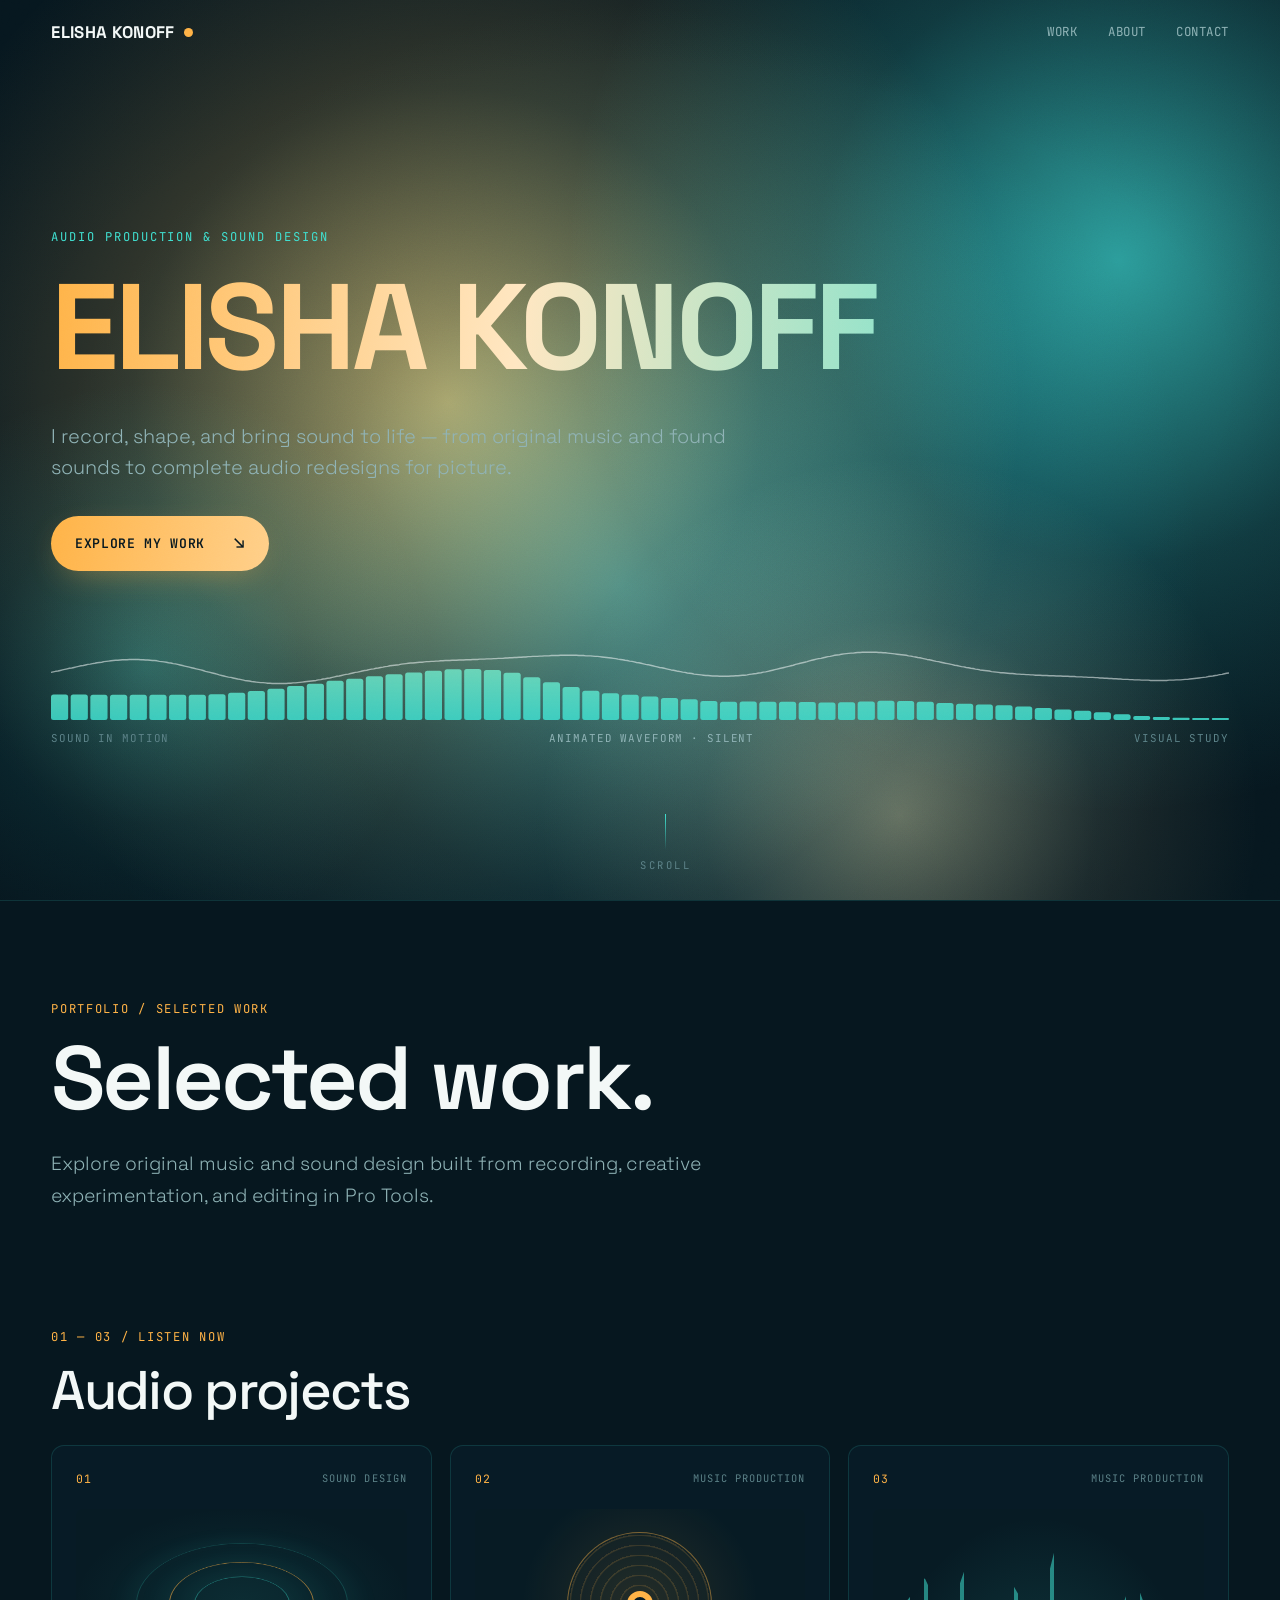
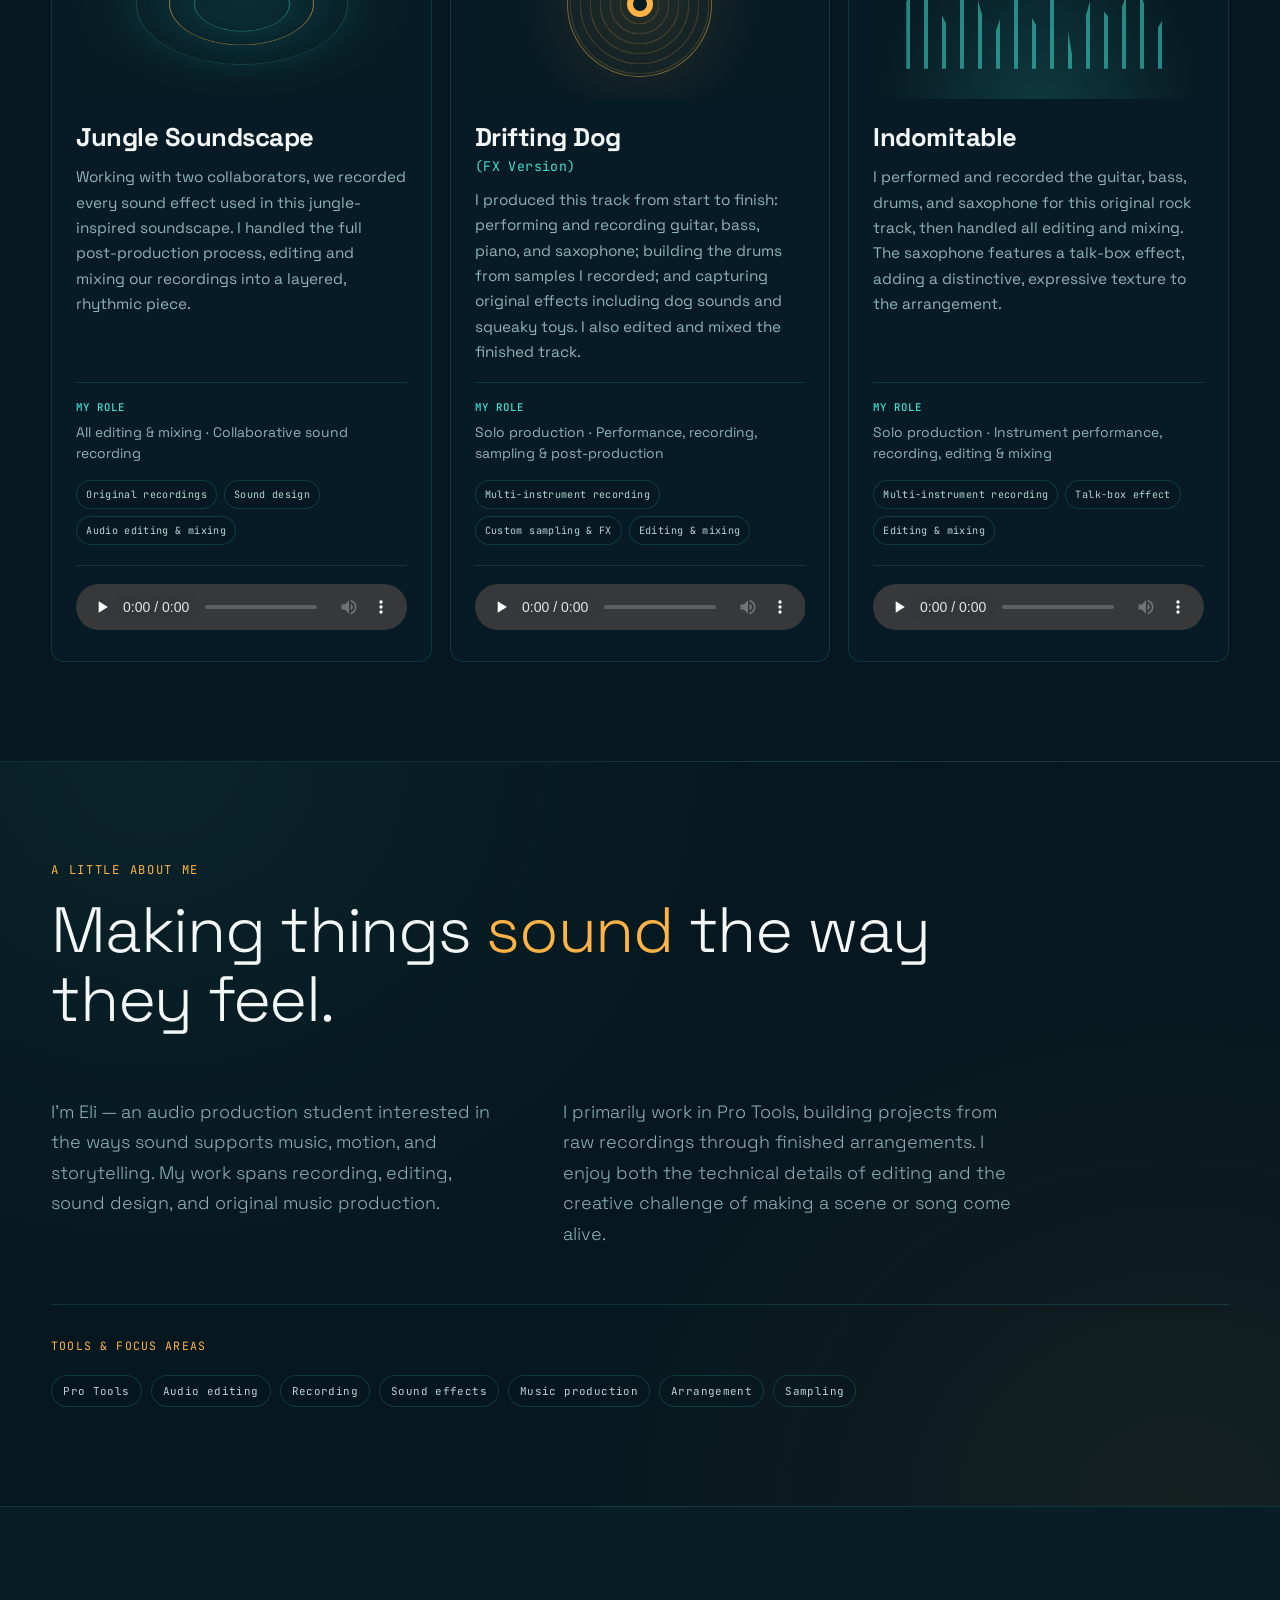
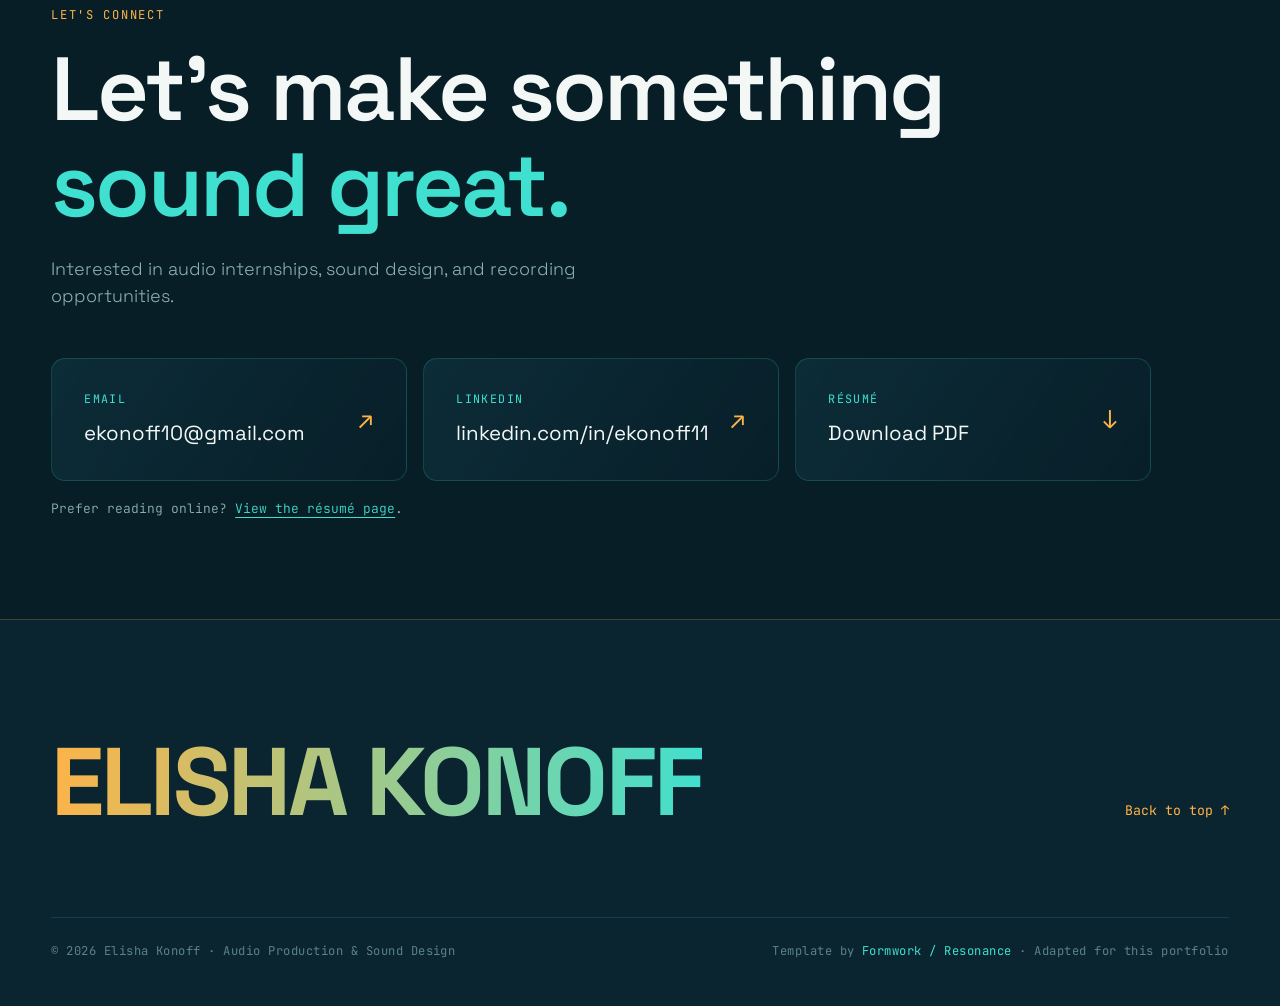
<file: index.html>
<!doctype html>
<html lang="en">
<head>
<meta charset="utf-8" />
<meta name="viewport" content="width=device-width, initial-scale=1" />
<script>document.documentElement.classList.add('js')</script>
<title>Elisha Konoff | Audio Production &amp; Sound Design</title>
<meta name="description" content="Elisha Konoff — audio production, sound design, recording, editing, and creative sound portfolio." />
<meta name="theme-color" content="#06171f" />
<meta property="og:title" content="Elisha Konoff | Audio Production &amp; Sound Design" />
<meta property="og:description" content="Audio production, sound design, recording, editing, and creative sound." />
<link rel="preconnect" href="https://fonts.googleapis.com" />
<link rel="preconnect" href="https://fonts.gstatic.com" crossorigin />
<link href="https://fonts.googleapis.com/css2?family=Space+Grotesk:wght@300;400;500;600;700&family=JetBrains+Mono:wght@400;500&display=swap" rel="stylesheet" />
<link rel="stylesheet" href="./styles.css" />
</head>
<body>
<div class="grain" aria-hidden="true"></div>
<div class="cursor" aria-hidden="true"></div>

<header class="nav">
  <a class="brand" href="./" aria-label="Elisha Konoff — home">
    ELISHA KONOFF<span class="brand-mark" aria-hidden="true"></span>
  </a>
  <nav class="nav-links" aria-label="Primary">
    <a href="#work">Work</a>
    <a href="#about">About</a>
    <a href="#contact">Contact</a>
  </nav>
</header>

<main>
  <section class="hero" id="top">
    <canvas id="mesh" class="mesh" aria-hidden="true"></canvas>
    <div class="hero-inner">
      <p class="eyebrow reveal">Audio Production &amp; Sound Design</p>
      <h1 class="hero-title"><span class="line"><span class="grad">ELISHA KONOFF</span></span></h1>
      <p class="hero-sub reveal">I record, shape, and bring sound to life — from original music and found sounds to complete audio redesigns for picture.</p>
      <a class="hero-link reveal" href="#work">Explore my work <span aria-hidden="true">↘</span></a>

      <canvas id="bars" class="bars" aria-hidden="true"></canvas>
      <p class="viz-caption" aria-hidden="true">
        <span>Sound in motion</span><span>animated waveform · silent</span><span>Visual study</span>
      </p>
    </div>
    <div class="scroll-cue reveal" aria-hidden="true"><span></span>scroll</div>
  </section>


  <section id="work" class="portfolio-work">
    <div class="section-head">
      <p class="kicker">Portfolio / selected work</p>
      <h2 class="reveal">Selected work.</h2>
      <p class="section-intro reveal">Explore original music and sound design built from recording, creative experimentation, and editing in Pro Tools.</p>
    </div>

    <article class="feature-card featured-video" id="regular-show-project" hidden aria-labelledby="regular-show-title">
      <div class="feature-copy">
        <div class="feature-meta">
          <span class="feature-number">01 / FEATURED SOUND DESIGN</span>
          <span class="status-pill">Student project</span>
        </div>
        <h3 id="regular-show-title">Regular Show <span>— Sound Redesign</span></h3>
        <p class="feature-description">For this complete audio redesign of a <em>Regular Show</em> scene, my collaborator and I performed new character voiceovers and used a combination of self-recorded sounds and effects from an existing library. I handled all editing and mixing in post-production, and also contributed to recording effects and voice performances.</p>
        <div class="feature-role"><strong>My role</strong><span>All post-production editing &amp; mixing · Collaborative sound recording &amp; voice acting</span></div>
        <div class="project-tags">
          <span>Dialogue performance</span><span>Original &amp; library sound effects</span><span>Editing to picture</span><span>Mixing</span>
        </div>
        <p class="feature-note">Student sound redesign · Independent portfolio exercise, not affiliated with the show's creators.</p>
      </div>
      <div class="video-slot video-ready" id="regular-show-video">
        <video id="regular-show-player" controls playsinline preload="metadata" aria-label="Regular Show student sound redesign">
          <source src="./regular-show.mp4" type="video/mp4">
          Your browser does not support embedded video. <a href="./regular-show.mp4">Open the video.</a>
        </video>
      </div>
    </article>

    <div class="projects-heading">
      <p class="kicker">01 — 03 / Listen now</p>
      <h3>Audio projects</h3>
    </div>
    <div class="project-grid">
      <article class="project-card reveal">
        <div class="project-top"><span class="project-index">01</span><span class="project-type">SOUND DESIGN</span></div>
        <div class="project-art soundscape-art" aria-hidden="true"><span class="art-wave"></span><span class="art-wave"></span><span class="art-wave"></span></div>
        <h4>Jungle Soundscape</h4>
        <p>Working with two collaborators, we recorded every sound effect used in this jungle-inspired soundscape. I handled the full post-production process, editing and mixing our recordings into a layered, rhythmic piece.</p>
        <div class="project-role"><strong>My role</strong><span>All editing &amp; mixing · Collaborative sound recording</span></div>
        <div class="project-tags"><span>Original recordings</span><span>Sound design</span><span>Audio editing &amp; mixing</span></div>
        <div class="project-audio-wrap" data-src="./audio/jungle-soundscape.mp3">
          <p class="media-pending"><span class="pending-dot"></span> Audio preview being uploaded</p>
          <audio class="project-audio" controls preload="none" hidden aria-label="Listen to Jungle Soundscape">
            <source src="./audio/jungle-soundscape.mp3" type="audio/mpeg">
            Your browser does not support embedded audio.
          </audio>
        </div>
      </article>

      <article class="project-card reveal">
        <div class="project-top"><span class="project-index">02</span><span class="project-type">MUSIC PRODUCTION</span></div>
        <div class="project-art music-art" aria-hidden="true"><span class="art-disc"></span><span class="art-disc-center"></span></div>
        <h4>Drifting Dog <small>(FX Version)</small></h4>
        <p>I produced this track from start to finish: performing and recording guitar, bass, piano, and saxophone; building the drums from samples I recorded; and capturing original effects including dog sounds and squeaky toys. I also edited and mixed the finished track.</p>
        <div class="project-role"><strong>My role</strong><span>Solo production · Performance, recording, sampling &amp; post-production</span></div>
        <div class="project-tags"><span>Multi-instrument recording</span><span>Custom sampling &amp; FX</span><span>Editing &amp; mixing</span></div>
        <div class="project-audio-wrap" data-src="./audio/drifting-dog.mp3">
          <p class="media-pending"><span class="pending-dot"></span> Audio preview being uploaded</p>
          <audio class="project-audio" controls preload="none" hidden aria-label="Listen to Drifting Dog (FX Version)">
            <source src="./audio/drifting-dog.mp3" type="audio/mpeg">
            Your browser does not support embedded audio.
          </audio>
        </div>
      </article>

      <article class="project-card reveal">
        <div class="project-top"><span class="project-index">03</span><span class="project-type">MUSIC PRODUCTION</span></div>
        <div class="project-art rhythm-art" aria-hidden="true"><span class="art-bars"></span></div>
        <h4>Indomitable</h4>
        <p>I performed and recorded the guitar, bass, drums, and saxophone for this original rock track, then handled all editing and mixing. The saxophone features a talk-box effect, adding a distinctive, expressive texture to the arrangement.</p>
        <div class="project-role"><strong>My role</strong><span>Solo production · Instrument performance, recording, editing &amp; mixing</span></div>
        <div class="project-tags"><span>Multi-instrument recording</span><span>Talk-box effect</span><span>Editing &amp; mixing</span></div>
        <div class="project-audio-wrap" data-src="./audio/indomitable.mp3">
          <p class="media-pending"><span class="pending-dot"></span> Audio preview being uploaded</p>
          <audio class="project-audio" controls preload="none" hidden aria-label="Listen to Indomitable">
            <source src="./audio/indomitable.mp3" type="audio/mpeg">
            Your browser does not support embedded audio.
          </audio>
        </div>
      </article>
    </div>


  </section>

  <section id="about" class="onsound about-section">
    <div class="onsound-inner">
      <p class="kicker reveal">A little about me</p>
      <p class="onsound-lead reveal">Making things <em>sound</em> the way they feel.</p>
      <div class="onsound-cols">
        <p class="reveal">I'm Eli — an audio production student interested in the ways sound supports music, motion, and storytelling. My work spans recording, editing, sound design, and original music production.</p>
        <p class="reveal">I primarily work in Pro Tools, building projects from raw recordings through finished arrangements. I enjoy both the technical details of editing and the creative challenge of making a scene or song come alive.</p>
      </div>
      <div class="skills-block reveal">
        <span class="skills-label">TOOLS &amp; FOCUS AREAS</span>
        <div class="skill-tags">
          <span>Pro Tools</span><span>Audio editing</span><span>Recording</span><span>Sound effects</span><span>Music production</span><span>Arrangement</span><span>Sampling</span>
        </div>
      </div>
    </div>
  </section>

  <section id="contact" class="contact-section">
    <div class="contact-inner">
      <p class="kicker reveal">Let's connect</p>
      <h2 class="reveal">Let's make something <em>sound great.</em></h2>
      <p class="reveal">Interested in audio internships, sound design, and recording opportunities.</p>
      <div class="contact-methods reveal" aria-label="Contact methods">
        <a class="contact-method" href="mailto:ekonoff10@gmail.com" aria-label="Email Elisha Konoff at ekonoff10@gmail.com">
          <span class="contact-method-info">
            <span class="contact-method-label">EMAIL</span>
            <span class="contact-method-value">ekonoff10@gmail.com</span>
          </span>
          <span class="contact-method-arrow" aria-hidden="true">↗</span>
        </a>
        <a class="contact-method" href="https://www.linkedin.com/in/ekonoff11/" target="_blank" rel="noopener noreferrer" aria-label="View Elisha Konoff on LinkedIn (opens in a new tab)">
          <span class="contact-method-info">
            <span class="contact-method-label">LINKEDIN</span>
            <span class="contact-method-value">linkedin.com/in/ekonoff11</span>
          </span>
          <span class="contact-method-arrow" aria-hidden="true">↗</span>
        </a>
        <a class="contact-method" href="./resume/Elisha_Konoff_Resume.pdf" download="Elisha_Konoff_Resume.pdf" aria-label="Download Elisha Konoff's résumé PDF">
          <span class="contact-method-info">
            <span class="contact-method-label">RÉSUMÉ</span>
            <span class="contact-method-value">Download PDF</span>
          </span>
          <span class="contact-method-arrow" aria-hidden="true">↓</span>
        </a>
      </div>
      <p class="contact-resume-alternative reveal">Prefer reading online? <a href="./resume/">View the résumé page</a>.</p>
    </div>
  </section>
</main>

<footer class="footer">
  <div class="footer-top">
    <a class="footer-brand" href="#top">ELISHA KONOFF</a>
    <a class="footer-back" href="#top">Back to top ↑</a>
  </div>
  <div class="footer-bottom">
    <span>© 2026 Elisha Konoff · Audio Production &amp; Sound Design</span>
    <span>Template by <a href="https://github.com/shellcat-com/formwork-resonance" target="_blank" rel="noopener noreferrer">Formwork / Resonance</a> · Adapted for this portfolio</span>
  </div>
</footer>

<script src="./main.js"></script>
<script src="./portfolio-audio.js"></script>
</body>
</html>
</file>
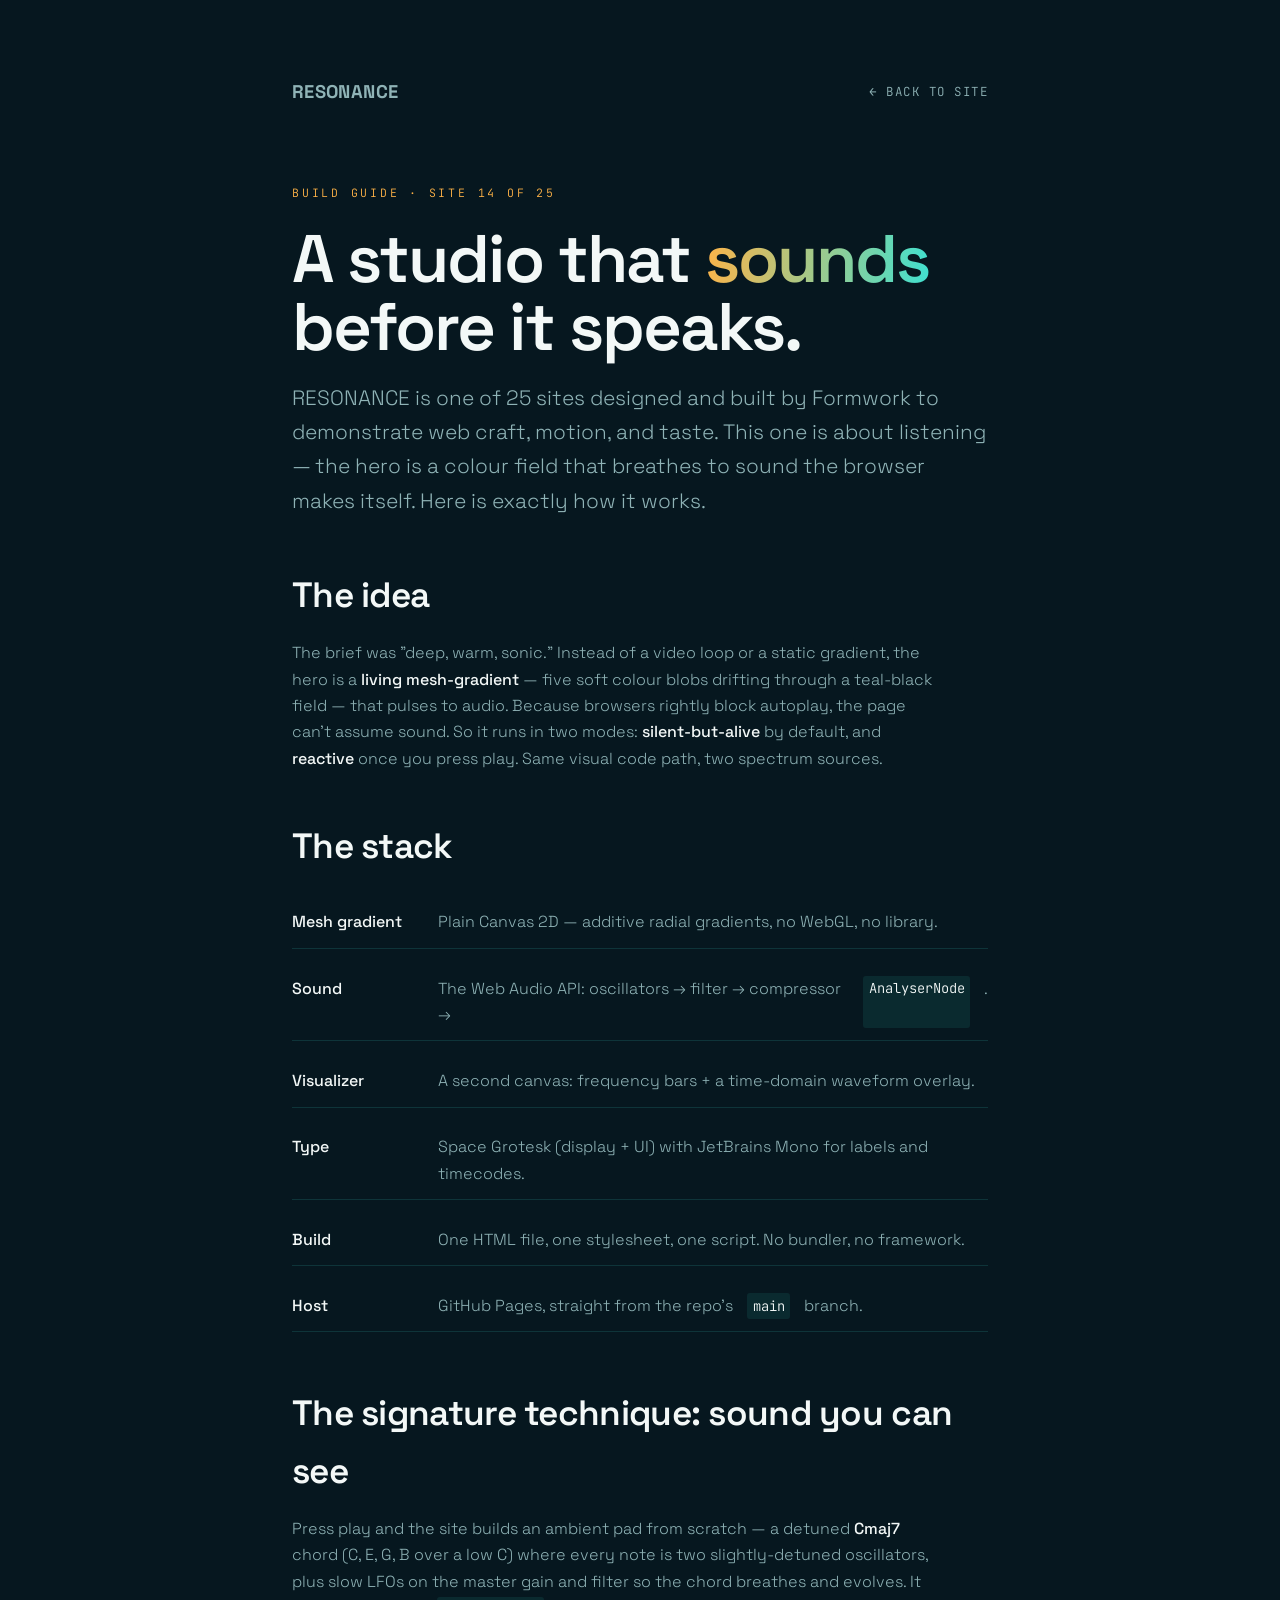
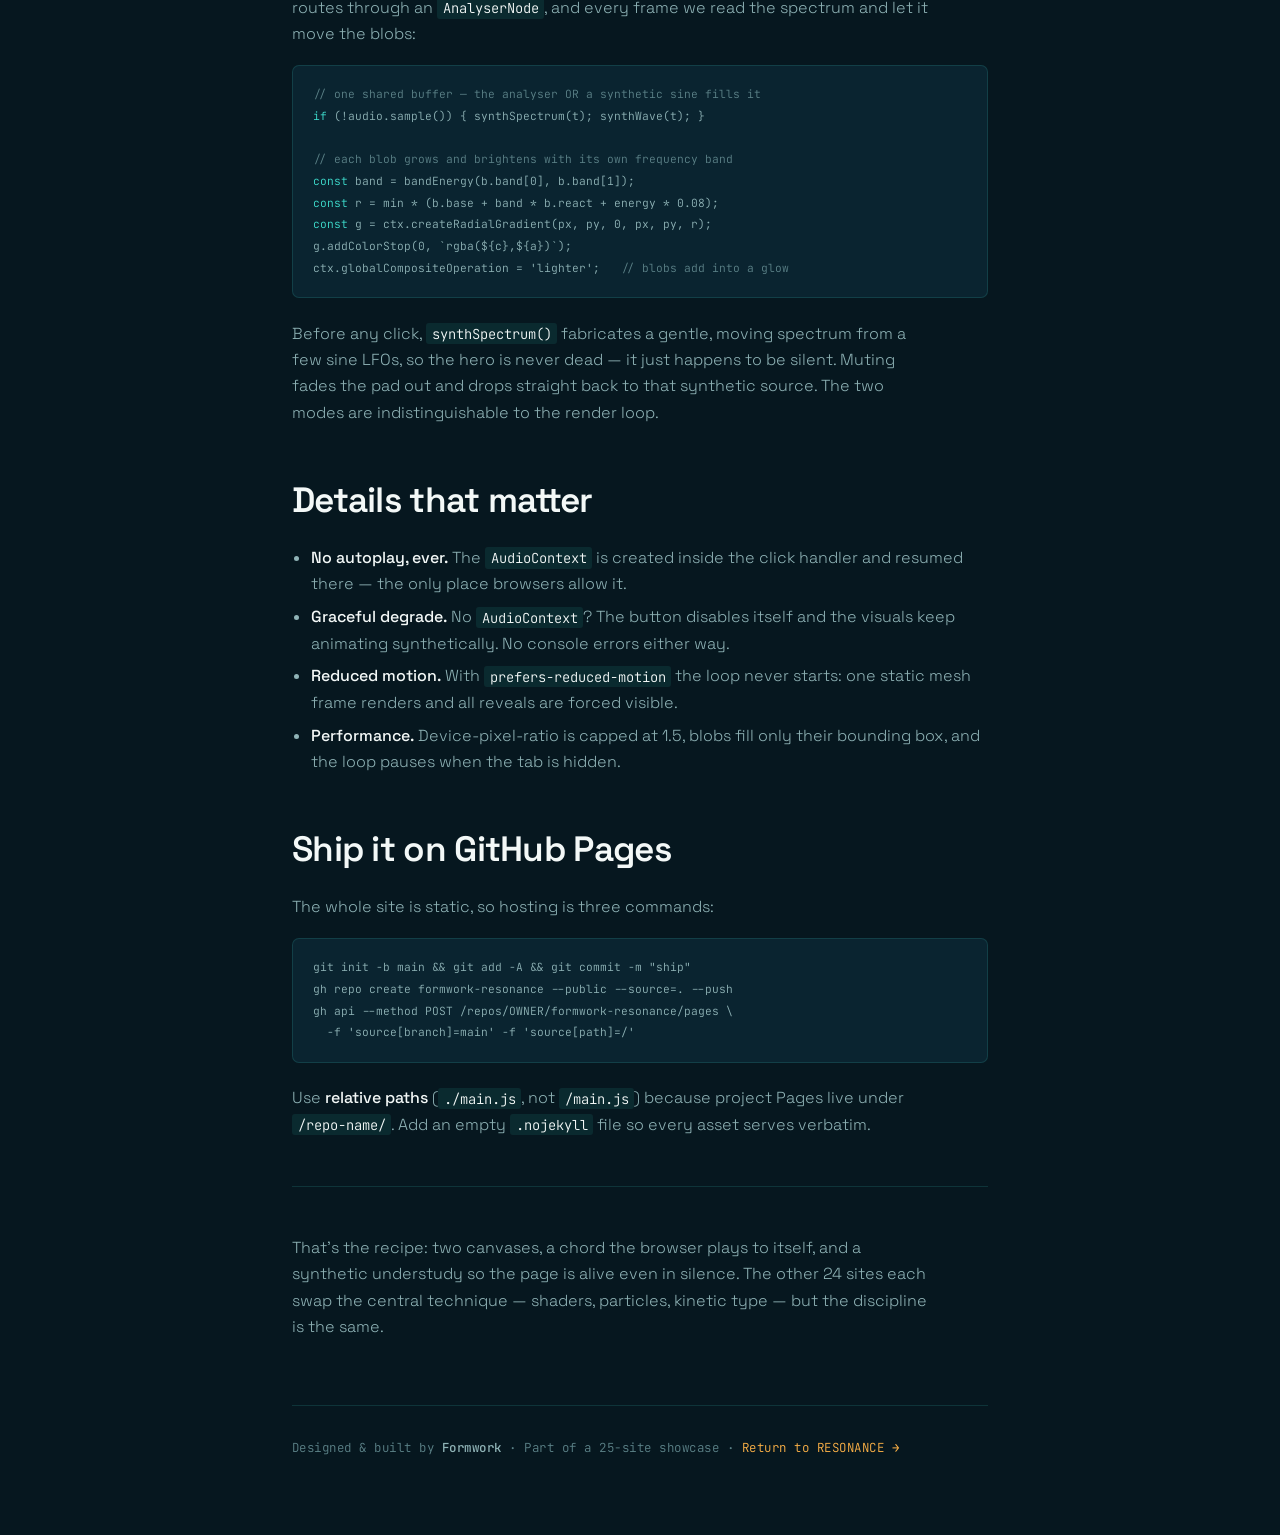
<file: guide/index.html>
<!doctype html>
<html lang="en">
<head>
<meta charset="utf-8" />
<meta name="viewport" content="width=device-width, initial-scale=1" />
<title>RESONANCE — Guide · How this was built</title>
<meta name="description" content="How the RESONANCE site was built by Formwork: an audio-reactive mesh-gradient on canvas driven by a live Web Audio ambient pad, with a synthetic fallback." />
<link rel="preconnect" href="https://fonts.googleapis.com" />
<link rel="preconnect" href="https://fonts.gstatic.com" crossorigin />
<link href="https://fonts.googleapis.com/css2?family=Space+Grotesk:wght@300;400;500;600;700&family=JetBrains+Mono:wght@400;500&display=swap" rel="stylesheet" />
<style>
  :root{--bg:#06171f;--bg-2:#0a2430;--ink:#f3f8f7;--dim:#8fb3b6;--faint:#5c8288;--accent:#ffb347;--cyan:#3fe0d0;--line:rgba(63,224,208,.14)}
  *{box-sizing:border-box;margin:0;padding:0}
  body{background:var(--bg);color:var(--ink);font-family:"Space Grotesk",system-ui,sans-serif;font-weight:300;line-height:1.65;-webkit-font-smoothing:antialiased}
  a{color:var(--accent);text-decoration:none}
  a:hover{text-decoration:underline}
  .wrap{max-width:760px;margin:0 auto;padding:clamp(28px,6vw,80px) clamp(20px,5vw,32px)}
  .top{display:flex;justify-content:space-between;align-items:center;font-family:"JetBrains Mono",monospace;font-size:.78rem;letter-spacing:.12em;text-transform:uppercase;color:var(--faint);margin-bottom:clamp(40px,8vh,90px)}
  .top a{color:var(--dim)}
  .brand{font-family:"Space Grotesk",sans-serif;font-weight:700;font-size:1.15rem;letter-spacing:.02em;color:var(--ink)}
  h1{font-weight:600;font-size:clamp(2.4rem,7vw,4.2rem);line-height:1.02;letter-spacing:-.03em;margin-bottom:1.2rem}
  h1 em{font-style:normal;background:linear-gradient(96deg,var(--accent),var(--cyan));-webkit-background-clip:text;background-clip:text;-webkit-text-fill-color:transparent;color:transparent}
  .lede{font-size:clamp(1.1rem,2.2vw,1.3rem);color:var(--dim);max-width:58ch;margin-bottom:3rem}
  h2{font-weight:600;font-size:clamp(1.5rem,4vw,2.2rem);margin:2.8rem 0 1rem;letter-spacing:-.02em}
  p{color:var(--dim);margin:0 0 1.1rem;max-width:64ch}
  .tag{display:inline-block;font-family:"JetBrains Mono",monospace;font-size:.72rem;letter-spacing:.24em;text-transform:uppercase;color:var(--accent);margin-bottom:1.4rem}
  ul,ol{color:var(--dim);margin:0 0 1.2rem 1.2rem}
  li{margin:.4rem 0}
  strong{color:var(--ink);font-weight:500}
  code{font-family:"JetBrains Mono",monospace;font-size:.86em;background:rgba(63,224,208,.09);padding:.12em .4em;border-radius:3px;color:var(--ink)}
  pre{background:#0a2430;border:1px solid var(--line);border-radius:7px;padding:18px 20px;overflow-x:auto;margin:0 0 1.4rem;font-size:.82rem;line-height:1.65}
  pre code{background:none;padding:0;color:var(--dim)}
  pre code .k{color:var(--cyan)}
  pre code .c{color:var(--faint)}
  .rule{height:1px;background:var(--line);margin:3rem 0}
  .stack{list-style:none;margin:0 0 1.2rem;padding:0;display:grid;gap:2px}
  .stack li{display:flex;gap:14px;padding:12px 0;border-bottom:1px solid var(--line)}
  .stack b{color:var(--ink);font-weight:500;min-width:132px;display:inline-block}
  footer{margin-top:4rem;padding-top:2rem;border-top:1px solid var(--line);font-family:"JetBrains Mono",monospace;font-size:.78rem;letter-spacing:.04em;color:var(--faint)}
  footer strong{color:var(--dim)}
</style>
</head>
<body>
<div class="wrap">
  <div class="top">
    <a class="brand" href="../">RESONANCE</a>
    <a href="../">← Back to site</a>
  </div>

  <span class="tag">Build guide · Site 14 of 25</span>
  <h1>A studio that <em>sounds</em> before it speaks.</h1>
  <p class="lede">RESONANCE is one of 25 sites designed and built by Formwork to demonstrate web
    craft, motion, and taste. This one is about listening — the hero is a colour field that
    breathes to sound the browser makes itself. Here is exactly how it works.</p>

  <h2>The idea</h2>
  <p>The brief was "deep, warm, sonic." Instead of a video loop or a static gradient, the hero is a
    <strong>living mesh-gradient</strong> — five soft colour blobs drifting through a teal-black
    field — that pulses to audio. Because browsers rightly block autoplay, the page can't assume
    sound. So it runs in two modes: <strong>silent-but-alive</strong> by default, and
    <strong>reactive</strong> once you press play. Same visual code path, two spectrum sources.</p>

  <h2>The stack</h2>
  <ul class="stack">
    <li><b>Mesh gradient</b> Plain Canvas 2D — additive radial gradients, no WebGL, no library.</li>
    <li><b>Sound</b> The Web Audio API: oscillators → filter → compressor → <code>AnalyserNode</code>.</li>
    <li><b>Visualizer</b> A second canvas: frequency bars + a time-domain waveform overlay.</li>
    <li><b>Type</b> Space Grotesk (display + UI) with JetBrains Mono for labels and timecodes.</li>
    <li><b>Build</b> One HTML file, one stylesheet, one script. No bundler, no framework.</li>
    <li><b>Host</b> GitHub Pages, straight from the repo's <code>main</code> branch.</li>
  </ul>

  <h2>The signature technique: sound you can see</h2>
  <p>Press play and the site builds an ambient pad from scratch — a detuned <strong>Cmaj7</strong>
    chord (C, E, G, B over a low C) where every note is two slightly-detuned oscillators, plus slow
    LFOs on the master gain and filter so the chord breathes and evolves. It routes through an
    <code>AnalyserNode</code>, and every frame we read the spectrum and let it move the blobs:</p>
  <pre><code><span class="c">// one shared buffer — the analyser OR a synthetic sine fills it</span>
<span class="k">if</span> (!audio.sample()) { synthSpectrum(t); synthWave(t); }

<span class="c">// each blob grows and brightens with its own frequency band</span>
<span class="k">const</span> band = bandEnergy(b.band[0], b.band[1]);
<span class="k">const</span> r = min * (b.base + band * b.react + energy * 0.08);
<span class="k">const</span> g = ctx.createRadialGradient(px, py, 0, px, py, r);
g.addColorStop(0, `rgba(${c},${a})`);
ctx.globalCompositeOperation = 'lighter';   <span class="c">// blobs add into a glow</span></code></pre>
  <p>Before any click, <code>synthSpectrum()</code> fabricates a gentle, moving spectrum from a few
    sine LFOs, so the hero is never dead — it just happens to be silent. Muting fades the pad out and
    drops straight back to that synthetic source. The two modes are indistinguishable to the render loop.</p>

  <h2>Details that matter</h2>
  <ul>
    <li><strong>No autoplay, ever.</strong> The <code>AudioContext</code> is created inside the click handler and resumed there — the only place browsers allow it.</li>
    <li><strong>Graceful degrade.</strong> No <code>AudioContext</code>? The button disables itself and the visuals keep animating synthetically. No console errors either way.</li>
    <li><strong>Reduced motion.</strong> With <code>prefers-reduced-motion</code> the loop never starts: one static mesh frame renders and all reveals are forced visible.</li>
    <li><strong>Performance.</strong> Device-pixel-ratio is capped at 1.5, blobs fill only their bounding box, and the loop pauses when the tab is hidden.</li>
  </ul>

  <h2>Ship it on GitHub Pages</h2>
  <p>The whole site is static, so hosting is three commands:</p>
  <pre><code>git init -b main && git add -A && git commit -m "ship"
gh repo create formwork-resonance --public --source=. --push
gh api --method POST /repos/OWNER/formwork-resonance/pages \
  -f 'source[branch]=main' -f 'source[path]=/'</code></pre>
  <p>Use <strong>relative paths</strong> (<code>./main.js</code>, not <code>/main.js</code>) because
    project Pages live under <code>/repo-name/</code>. Add an empty <code>.nojekyll</code> file so
    every asset serves verbatim.</p>

  <div class="rule"></div>
  <p>That's the recipe: two canvases, a chord the browser plays to itself, and a synthetic
    understudy so the page is alive even in silence. The other 24 sites each swap the central
    technique — shaders, particles, kinetic type — but the discipline is the same.</p>

  <footer>Designed &amp; built by <strong>Formwork</strong> · Part of a 25-site showcase · <a href="../">Return to RESONANCE →</a></footer>
</div>
</body>
</html>
</file>
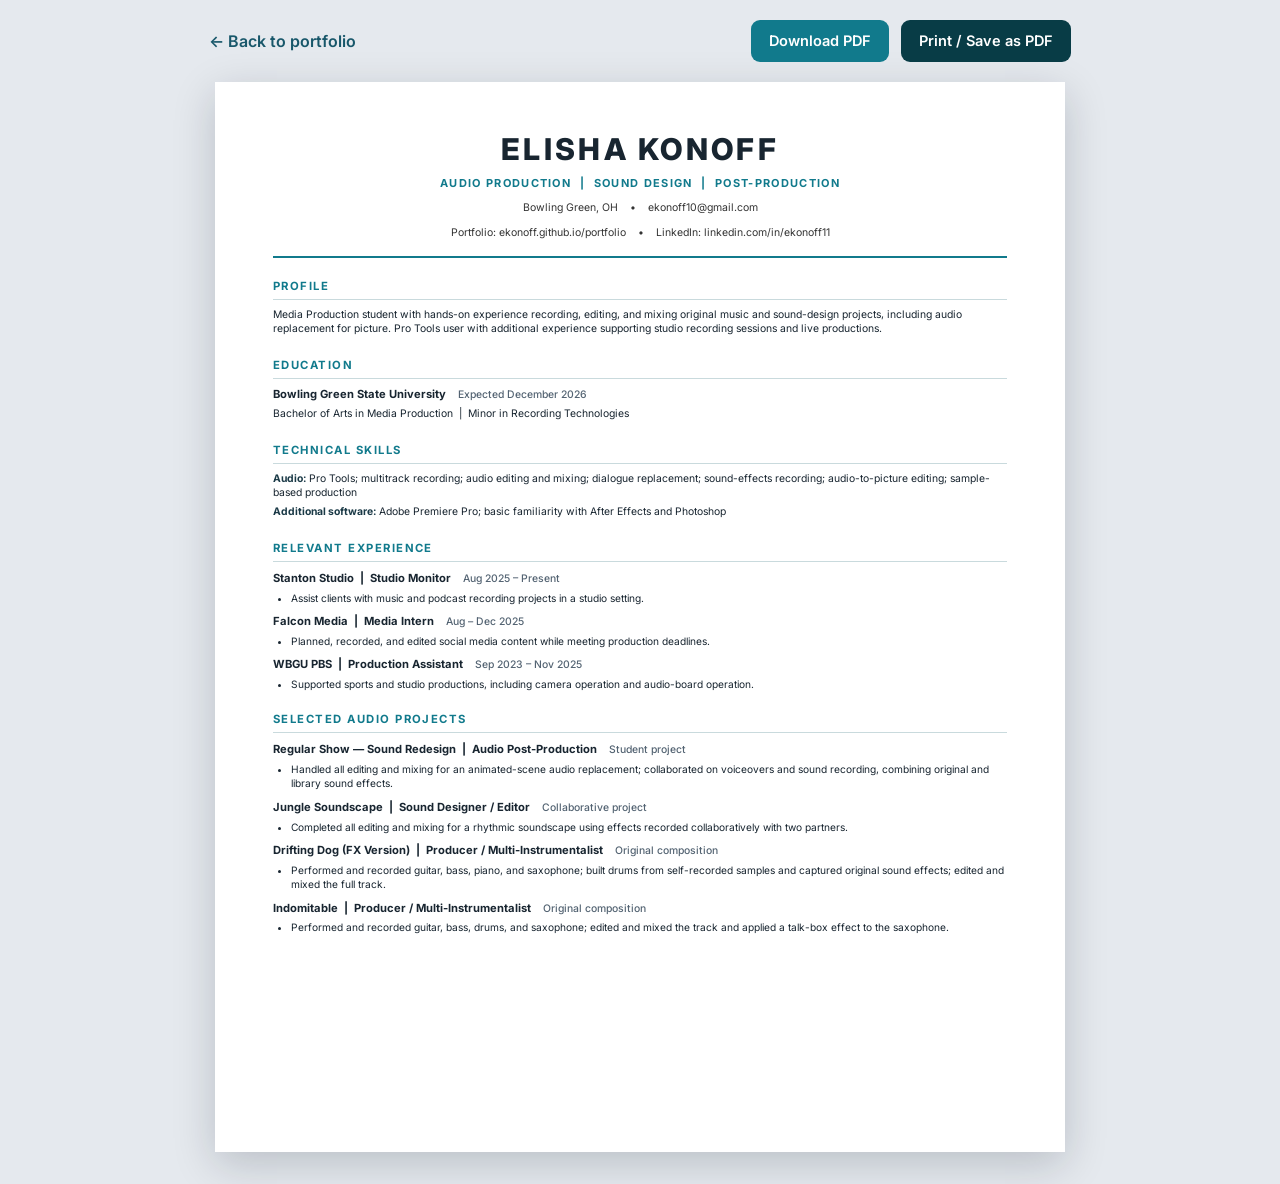
<file: resume/index.html>
<!doctype html>
<html lang="en">
<head>
<meta charset="utf-8">
<meta name="viewport" content="width=device-width, initial-scale=1">
<title>Elisha Konoff | Résumé</title>
<meta name="description" content="Résumé of Elisha Konoff: audio production, sound design, recording, editing, and post-production.">
<link rel="preconnect" href="https://fonts.googleapis.com">
<link href="https://fonts.googleapis.com/css2?family=Inter:wght@400;500;600;700;800&display=swap" rel="stylesheet">
<style>
:root{--accent:#117a8c;--ink:#182530;--muted:#536372}
*{box-sizing:border-box}
html{background:#e5e9ee}
body{font-family:Inter,Arial,Helvetica,sans-serif;color:var(--ink);margin:0;line-height:1.4}
.utility{display:flex;justify-content:space-between;align-items:center;gap:15px;max-width:890px;margin:20px auto;padding:0 14px}
.utility a{color:#18576a;text-decoration:none;font-weight:600}
.utility button{border:0;background:#083c46;color:white;border-radius:9px;padding:12px 18px;cursor:pointer;font:600 .91rem Inter,Arial,sans-serif}
.utility-actions{display:flex;align-items:center;gap:12px;flex-wrap:wrap}
.utility .utility-download{background:#117a8c;color:#fff;padding:12px 18px;border-radius:9px;font:600 .91rem Inter,Arial,sans-serif}
.utility .utility-download:hover{background:#0b5e6e}

.sheet{width:min(100% - 28px,850px);min-height:1070px;margin:0 auto 32px;background:white;padding:46px 58px 40px;box-shadow:0 12px 40px #0a172331}
header{text-align:center;border-bottom:2px solid var(--accent);padding-bottom:15px}
h1{font-size:30px;letter-spacing:.11em;margin:0 0 6px;font-weight:800}
.tagline{font-size:11px;letter-spacing:.12em;color:var(--accent);font-weight:700}
.contactline{font-size:10.5px;margin-top:10px;display:flex;justify-content:center;flex-wrap:wrap;gap:5px 12px;color:#333}
.contactline a{color:inherit;text-decoration:none}
h2{font-size:11.3px;letter-spacing:.13em;color:var(--accent);text-transform:uppercase;border-bottom:1px solid #c9dadd;margin:21px 0 8px;padding-bottom:4px}
p{font-size:10.4px;line-height:1.43;margin:4px 0}
.entry{margin:9px 0 0}
.entry-header{display:flex;justify-content:flex-start;align-items:baseline;gap:12px;flex-wrap:wrap}
.entry-title{font-size:11.2px;font-weight:700}
.entry-date{font-size:10.4px;color:var(--muted);font-weight:500}
.entry-meta{font-size:10px;color:var(--muted)}
ul{padding-left:18px;margin:4px 0 0}
li{font-size:10.2px;line-height:1.42;margin:3px 0}
.skill-line strong{color:#1b3a47}
@page{size:letter;margin:0}
@media print{
 html{background:white}
 .utility{display:none!important}
 .sheet{box-shadow:none!important;margin:0!important;width:100%!important;min-height:0;padding:.46in .65in!important}
 body{-webkit-print-color-adjust:exact;print-color-adjust:exact}
 a{color:inherit;text-decoration:none}
 h2,.entry{break-inside:avoid}
}
@media(max-width:620px){.sheet{padding:26px 20px;min-height:0}h1{font-size:25px}.utility{margin:12px auto}.contactline{gap:3px 8px}}
</style>
</head>
<body>
<div class="utility">
  <a href="../">← Back to portfolio</a>
  <div class="utility-actions">
    <a class="utility-download" href="./Elisha_Konoff_Resume.pdf" download="Elisha_Konoff_Resume.pdf">Download PDF</a>
    <button type="button" onclick="window.print()">Print / Save as PDF</button>
  </div>
</div>
<main class="sheet">
<header>
  <h1>ELISHA KONOFF</h1>
  <div class="tagline">AUDIO PRODUCTION &nbsp;|&nbsp; SOUND DESIGN &nbsp;|&nbsp; POST-PRODUCTION</div>
  <div class="contactline">
    <span>Bowling Green, OH</span><span>•</span>
    <a href="mailto:ekonoff10@gmail.com">ekonoff10@gmail.com</a>
  </div>
  <div class="contactline">
    <a href="https://ekonoff.github.io/portfolio/">Portfolio: ekonoff.github.io/portfolio</a><span>•</span>
    <a href="https://www.linkedin.com/in/ekonoff11/">LinkedIn: linkedin.com/in/ekonoff11</a>
  </div>
</header>
<section>
<h2>Profile</h2>
<p>Media Production student with hands-on experience recording, editing, and mixing original music and sound-design projects, including audio replacement for picture. Pro Tools user with additional experience supporting studio recording sessions and live productions.</p>
</section>
<section>
<h2>Education</h2>
<div class="entry-header"><span class="entry-title">Bowling Green State University</span><span class="entry-date">Expected December 2026</span></div>
<p>Bachelor of Arts in Media Production &nbsp;|&nbsp; Minor in Recording Technologies</p>
</section>
<section>
<h2>Technical Skills</h2>
<p class="skill-line"><strong>Audio:</strong> Pro Tools; multitrack recording; audio editing and mixing; dialogue replacement; sound-effects recording; audio-to-picture editing; sample-based production</p>
<p class="skill-line"><strong>Additional software:</strong> Adobe Premiere Pro; basic familiarity with After Effects and Photoshop</p>
</section>
<section>
<h2>Relevant Experience</h2>
<div class="entry"><div class="entry-header"><span class="entry-title">Stanton Studio &nbsp;|&nbsp; Studio Monitor</span><span class="entry-date">Aug 2025 – Present</span></div>
<ul><li>Assist clients with music and podcast recording projects in a studio setting.</li></ul></div>
<div class="entry"><div class="entry-header"><span class="entry-title">Falcon Media &nbsp;|&nbsp; Media Intern</span><span class="entry-date">Aug – Dec 2025</span></div>
<ul><li>Planned, recorded, and edited social media content while meeting production deadlines.</li></ul></div>
<div class="entry"><div class="entry-header"><span class="entry-title">WBGU PBS &nbsp;|&nbsp; Production Assistant</span><span class="entry-date">Sep 2023 – Nov 2025</span></div>
<ul><li>Supported sports and studio productions, including camera operation and audio-board operation.</li></ul></div>
</section>
<section>
<h2>Selected Audio Projects</h2>
<div class="entry"><div class="entry-header"><span class="entry-title">Regular Show — Sound Redesign &nbsp;|&nbsp; Audio Post-Production</span><span class="entry-date">Student project</span></div>
<ul><li>Handled all editing and mixing for an animated-scene audio replacement; collaborated on voiceovers and sound recording, combining original and library sound effects.</li></ul></div>
<div class="entry"><div class="entry-header"><span class="entry-title">Jungle Soundscape &nbsp;|&nbsp; Sound Designer / Editor</span><span class="entry-date">Collaborative project</span></div>
<ul><li>Completed all editing and mixing for a rhythmic soundscape using effects recorded collaboratively with two partners.</li></ul></div>
<div class="entry"><div class="entry-header"><span class="entry-title">Drifting Dog (FX Version) &nbsp;|&nbsp; Producer / Multi-Instrumentalist</span><span class="entry-date">Original composition</span></div>
<ul><li>Performed and recorded guitar, bass, piano, and saxophone; built drums from self-recorded samples and captured original sound effects; edited and mixed the full track.</li></ul></div>
<div class="entry"><div class="entry-header"><span class="entry-title">Indomitable &nbsp;|&nbsp; Producer / Multi-Instrumentalist</span><span class="entry-date">Original composition</span></div>
<ul><li>Performed and recorded guitar, bass, drums, and saxophone; edited and mixed the track and applied a talk-box effect to the saxophone.</li></ul></div>
</section>
</main>
</body>
</html>
</file>
<file: styles.css>
/* RESONANCE — sound-design studio.
   Deep teal-black canvas, warm amber + cool cyan accents.
   Signature: an audio-reactive mesh-gradient + frequency/waveform visualizer (see main.js). */

:root{
  --bg:#06171f;          /* deep teal-black */
  --bg-2:#0a2430;        /* raised teal */
  --panel:#0b2b38;
  --ink:#f3f8f7;         /* warm off-white */
  --dim:#8fb3b6;         /* muted teal-grey */
  --faint:#5c8288;
  --amber:#ffb347;       /* warm accent */
  --cyan:#3fe0d0;        /* cool secondary */
  --accent:#ffb347;
  --line:rgba(63,224,208,.14);
  --line-warm:rgba(255,179,71,.22);
  --max:1360px;
  --ease:cubic-bezier(.19,1,.22,1);
}

*{box-sizing:border-box;margin:0;padding:0}
html{scroll-behavior:smooth;-webkit-text-size-adjust:100%}
@media (prefers-reduced-motion:reduce){html{scroll-behavior:auto}}
body{
  background:var(--bg);color:var(--ink);
  font-family:"Space Grotesk",system-ui,-apple-system,sans-serif;
  font-weight:400;line-height:1.5;overflow-x:hidden;
  -webkit-font-smoothing:antialiased;text-rendering:optimizeLegibility;
}
a{color:inherit;text-decoration:none}
::selection{background:var(--amber);color:#06171f}
h1,h2,h3{font-weight:600;letter-spacing:-.02em;line-height:1}
img,canvas{display:block;max-width:100%}

/* ---- grain overlay ---- */
.grain{position:fixed;inset:0;z-index:6;pointer-events:none;opacity:.05;mix-blend-mode:overlay;
  background-image:url("data:image/svg+xml,%3Csvg xmlns='http://www.w3.org/2000/svg' width='140' height='140'%3E%3Cfilter id='n'%3E%3CfeTurbulence type='fractalNoise' baseFrequency='0.85' numOctaves='2' stitchTiles='stitch'/%3E%3C/filter%3E%3Crect width='100%25' height='100%25' filter='url(%23n)'/%3E%3C/svg%3E")}

/* ---- custom cursor (fine pointer only) ---- */
.cursor{position:fixed;top:0;left:0;width:34px;height:34px;border:1px solid var(--cyan);border-radius:50%;
  z-index:200;pointer-events:none;transform:translate(-50%,-50%);opacity:0;
  transition:width .3s var(--ease),height .3s var(--ease),opacity .3s,border-color .3s,background .3s}
.cursor.on{opacity:.85}
.cursor.hot{width:64px;height:64px;border-color:var(--amber);background:rgba(255,179,71,.08)}
@media (pointer:coarse){.cursor{display:none}}

/* ---- nav ---- */
.nav{position:fixed;top:0;left:0;right:0;z-index:100;display:flex;justify-content:space-between;align-items:center;
  padding:20px clamp(18px,4vw,52px);transition:background .4s var(--ease),backdrop-filter .4s}
.nav.scrolled{background:rgba(6,23,31,.72);backdrop-filter:blur(14px);-webkit-backdrop-filter:blur(14px);
  border-bottom:1px solid var(--line)}
.brand{font-weight:700;font-size:1.05rem;letter-spacing:.02em;display:inline-flex;align-items:center;gap:9px}
.brand-mark{width:9px;height:9px;border-radius:50%;background:var(--amber);
  box-shadow:0 0 0 0 rgba(255,179,71,.55);animation:pulse 3.4s var(--ease) infinite}
@keyframes pulse{0%{box-shadow:0 0 0 0 rgba(255,179,71,.5)}70%{box-shadow:0 0 0 9px rgba(255,179,71,0)}100%{box-shadow:0 0 0 0 rgba(255,179,71,0)}}
.nav-links{display:flex;gap:clamp(16px,2.4vw,34px);align-items:center;
  font-family:"JetBrains Mono",monospace;font-size:.78rem;letter-spacing:.04em;text-transform:uppercase}
.nav-links a{color:var(--dim);transition:color .3s;position:relative}
.nav-links a:hover{color:var(--ink)}
.nav-links a:last-child{color:var(--amber)}
@media(max-width:420px){
  .nav{padding:16px 16px}
  .brand{font-size:.95rem}
  .nav-links{gap:13px;font-size:.7rem}
}

/* ---- hero ---- */
.hero{position:relative;min-height:100svh;display:flex;flex-direction:column;justify-content:center;
  padding:118px clamp(18px,4vw,52px) 44px;overflow:hidden}
.mesh{position:absolute;inset:0;width:100%;height:100%;z-index:0}
.hero::after{content:"";position:absolute;inset:0;z-index:1;pointer-events:none;
  background:radial-gradient(120% 90% at 50% 42%,transparent 38%,rgba(6,23,31,.34) 78%,rgba(6,23,31,.72) 100%)}
.hero-inner{position:relative;z-index:2;width:100%;max-width:var(--max);margin:0 auto}

.eyebrow{font-family:"JetBrains Mono",monospace;font-size:.76rem;letter-spacing:.16em;text-transform:uppercase;
  color:var(--cyan);margin-bottom:clamp(18px,3vh,30px)}
.hero-title{font-size:clamp(2.7rem,9.5vw,9rem);line-height:.9;letter-spacing:-.03em;font-weight:700}
.hero-title .line{display:block;overflow:hidden;padding-bottom:.06em}
.grad{background:linear-gradient(96deg,var(--amber) 0%,#ffe7c2 26%,var(--cyan) 62%,#bff6ee 100%);
  background-size:220% 100%;-webkit-background-clip:text;background-clip:text;
  -webkit-text-fill-color:transparent;color:transparent;animation:sheen 13s var(--ease) infinite alternate}
@keyframes sheen{to{background-position:100% 0}}
.hero-sub{max-width:52ch;margin-top:clamp(20px,3.4vh,34px);font-size:clamp(1rem,1.55vw,1.28rem);
  color:var(--dim);font-weight:300;line-height:1.6}

/* ---- visualizer ---- */
.bars{width:100%;height:104px;margin-top:clamp(30px,5vh,54px)}
.viz-caption{display:flex;justify-content:space-between;margin-top:10px;max-width:100%;
  font-family:"JetBrains Mono",monospace;font-size:.68rem;letter-spacing:.08em;text-transform:uppercase;color:var(--faint)}
.viz-caption span:nth-child(2){color:var(--dim)}

.scroll-cue{position:absolute;left:50%;bottom:26px;transform:translateX(-50%);z-index:2;
  display:flex;flex-direction:column;align-items:center;gap:8px;
  font-family:"JetBrains Mono",monospace;font-size:.66rem;letter-spacing:.24em;text-transform:uppercase;color:var(--faint)}
.scroll-cue span{width:1px;height:36px;background:linear-gradient(var(--cyan),transparent);animation:cue 2.4s var(--ease) infinite}
@keyframes cue{0%{transform:scaleY(.2);opacity:.3;transform-origin:top}50%{transform:scaleY(1);opacity:1}100%{transform:scaleY(.2);opacity:.3;transform-origin:bottom}}

/* ---- sections ---- */
section{padding:clamp(78px,11vh,150px) clamp(18px,4vw,52px)}
.section-head{max-width:var(--max);margin:0 auto clamp(34px,5vh,64px)}
.kicker{font-family:"JetBrains Mono",monospace;font-size:.76rem;letter-spacing:.14em;text-transform:uppercase;
  color:var(--amber);margin-bottom:1rem}
h2{font-size:clamp(2.4rem,7vw,5.6rem);letter-spacing:-.03em}

/* ---- reel ---- */
.reel{border-top:1px solid var(--line)}
.reel-list{max-width:var(--max);margin:0 auto;list-style:none;border-top:1px solid var(--line)}
.reel-row{display:grid;grid-template-columns:56px 1.6fr 1fr 1fr auto 30px;align-items:center;gap:18px;
  padding:clamp(20px,3vw,34px) 10px;border-bottom:1px solid var(--line);position:relative;
  transition:padding-left .5s var(--ease),color .4s;outline:none}
.reel-row::before{content:"";position:absolute;left:0;top:0;bottom:0;width:2px;background:var(--amber);
  transform:scaleY(0);transform-origin:bottom;transition:transform .5s var(--ease)}
.reel-row:hover,.reel-row:focus-visible{padding-left:26px}
.reel-row:hover::before,.reel-row:focus-visible::before{transform:scaleY(1)}
.reel-row:focus-visible{box-shadow:inset 0 0 0 1px var(--line-warm)}
.r-idx{font-family:"JetBrains Mono",monospace;font-size:.82rem;color:var(--faint)}
.r-name{font-size:clamp(1.5rem,3.6vw,2.9rem);font-weight:500;letter-spacing:-.02em;transition:color .4s}
.reel-row:hover .r-name,.reel-row:focus-visible .r-name{color:var(--amber)}
.r-client{font-size:.98rem;color:var(--ink)}
.r-format,.r-year{font-family:"JetBrains Mono",monospace;font-size:.8rem;color:var(--dim);text-transform:uppercase;letter-spacing:.04em}
.r-year{color:var(--cyan);text-align:right}
.r-arrow{font-size:1.15rem;color:var(--amber);opacity:0;transform:translate(-6px,4px);
  transition:opacity .4s,transform .4s var(--ease)}
.reel-row:hover .r-arrow,.reel-row:focus-visible .r-arrow{opacity:1;transform:none}
@media(max-width:820px){
  .reel-row{grid-template-columns:40px 1fr auto;gap:12px;row-gap:2px}
  .r-format,.r-arrow{display:none}
  .r-client{grid-column:2;font-size:.84rem;color:var(--dim)}
  .r-name{grid-column:2;grid-row:1}
  .r-idx{grid-row:1 / span 2}
  .r-year{grid-column:3;grid-row:1}
}

/* ---- on sound ---- */
.onsound{border-top:1px solid var(--line);background:
  radial-gradient(80% 120% at 12% 0%,rgba(63,224,208,.06),transparent 60%),
  radial-gradient(80% 120% at 92% 100%,rgba(255,179,71,.06),transparent 60%)}
.onsound-inner{max-width:var(--max);margin:0 auto}
.onsound-lead{font-size:clamp(1.9rem,5.2vw,4rem);font-weight:300;line-height:1.08;letter-spacing:-.02em;
  max-width:20ch;margin:.6rem 0 clamp(40px,7vh,80px)}
.onsound-lead em{font-style:normal;color:var(--amber)}
.onsound-cols{display:grid;grid-template-columns:repeat(2,1fr);gap:clamp(28px,5vw,72px);max-width:960px}
.onsound-cols p{color:var(--dim);font-weight:300;font-size:clamp(1rem,1.4vw,1.15rem);line-height:1.7;max-width:46ch}
.onsound-sign{margin-top:clamp(36px,6vh,64px);font-family:"JetBrains Mono",monospace;
  font-size:.82rem;letter-spacing:.08em;text-transform:uppercase;color:var(--faint)}
@media(max-width:720px){.onsound-cols{grid-template-columns:1fr;gap:24px}}

/* ---- footer ---- */
.footer{padding:clamp(64px,10vh,120px) clamp(18px,4vw,52px) 46px;border-top:1px solid var(--line-warm);
  background:var(--bg-2)}
.footer-top{max-width:var(--max);margin:0 auto;display:flex;justify-content:space-between;align-items:baseline;
  flex-wrap:wrap;gap:20px;padding-bottom:clamp(40px,7vh,80px)}
.footer-brand{font-weight:700;font-size:clamp(2rem,8vw,6rem);letter-spacing:-.03em;
  background:linear-gradient(96deg,var(--amber),var(--cyan));-webkit-background-clip:text;background-clip:text;
  -webkit-text-fill-color:transparent;color:transparent}
.footer-mail{font-family:"JetBrains Mono",monospace;font-size:clamp(.95rem,2vw,1.25rem);color:var(--ink);
  border-bottom:1px solid var(--line-warm);padding-bottom:3px;transition:color .3s,border-color .3s}
.footer-mail:hover{color:var(--amber);border-color:var(--amber)}
.footer-bottom{max-width:var(--max);margin:0 auto;display:flex;justify-content:space-between;gap:16px;flex-wrap:wrap;
  padding-top:24px;border-top:1px solid var(--line);
  font-family:"JetBrains Mono",monospace;font-size:.76rem;letter-spacing:.04em;color:var(--faint)}
.footer-bottom strong{color:var(--dim);font-weight:500}
.footer-bottom a{color:var(--cyan)}
.footer-bottom a:hover{color:var(--amber)}

/* ---- reveals — JS-gated so content survives if the script never runs ---- */
.js .reveal{opacity:0;transform:translateY(34px)}
.js .reveal.is-in{opacity:1;transform:none;transition:opacity .9s var(--ease),transform .9s var(--ease)}

/* ---- hero intro — compositor-driven via .loaded ---- */
.js .hero .eyebrow,.js .hero-title .line,.js .hero-sub,.js .bars,.js .viz-caption,.js .scroll-cue{
  opacity:0;transform:translateY(26px);transition:opacity 1s var(--ease),transform 1s var(--ease)}
.hero.loaded .eyebrow{opacity:1;transform:none}
.hero.loaded .hero-title .line{opacity:1;transform:none;transition-delay:.12s}
.hero.loaded .hero-sub{opacity:1;transform:none;transition-delay:.26s}
.hero.loaded .bars{opacity:1;transform:none;transition-delay:.54s}
.hero.loaded .viz-caption{opacity:1;transform:none;transition-delay:.62s}
.hero.loaded .scroll-cue{opacity:1;transform:none;transition-delay:.8s}

/* ---- focus ---- */
a:focus-visible,button:focus-visible,.reel-row:focus-visible{outline:2px solid var(--amber);outline-offset:4px;border-radius:4px}

/* ---- reduced motion: static everything, force content visible ---- */
@media (prefers-reduced-motion:reduce){
  .js .reveal,.js .reveal.is-in,
  .js .hero .eyebrow,.js .hero-title .line,.js .hero-sub,.js .bars,.js .viz-caption,.js .scroll-cue{
    opacity:1!important;transform:none!important;transition:none!important}
  .grad{animation:none}
  .brand-mark,.scroll-cue span{animation:none}
  .cursor{display:none}
}


/* ============================================================
   ELI KONOFF — PORTFOLIO
   Keeps the original Resonance palette and audio-reactive hero.
   ============================================================ */
.nav-links a:last-child{color:var(--dim)}
.nav-links a:hover{color:var(--amber)}
.hero-link{display:inline-flex;gap:1.8rem;align-items:center;margin-top:2rem;padding:14px 24px;
  background:linear-gradient(100deg,var(--amber),#ffd08a);color:#06171f;border-radius:40px;
  box-shadow:0 10px 34px -12px rgba(255,179,71,.48);font-family:"JetBrains Mono",monospace;
  font-size:.82rem;font-weight:600;letter-spacing:.05em;text-transform:uppercase;
  transition:background .3s,box-shadow .3s,scale .3s}
.hero-link:hover{background:linear-gradient(100deg,var(--cyan),#bff6ee);box-shadow:0 14px 35px -12px rgba(63,224,208,.38);scale:1.025}
.hero-link span{font-size:1.1rem}
.js .hero .hero-link{opacity:0;transform:translateY(26px);transition:opacity 1s var(--ease),transform 1s var(--ease)}
.hero.loaded .hero-link{opacity:1;transform:none;transition-delay:.36s}
.section-intro{color:var(--dim);font-weight:300;font-size:clamp(1rem,1.5vw,1.22rem);
  max-width:66ch;line-height:1.7;margin-top:1.5rem}
.portfolio-work{border-top:1px solid var(--line)}
.feature-card{max-width:var(--max);margin:0 auto;border:1px solid rgba(63,224,208,.19);
  border-radius:16px;overflow:hidden;background:linear-gradient(120deg,rgba(16,57,70,.67),rgba(8,31,41,.88));
  box-shadow:0 28px 80px rgba(0,0,0,.16)}
.feature-copy{padding:clamp(24px,4vw,54px)}
.feature-meta{display:flex;align-items:center;flex-wrap:wrap;justify-content:space-between;gap:16px;
  margin-bottom:clamp(18px,3vw,32px)}
.feature-number,.project-index,.project-type,.video-corner,.skills-label{font-family:"JetBrains Mono",monospace;
  font-size:.72rem;letter-spacing:.1em;text-transform:uppercase;color:var(--cyan)}
.status-pill{font-family:"JetBrains Mono",monospace;font-size:.68rem;letter-spacing:.06em;text-transform:uppercase;
  color:var(--amber);border:1px solid var(--line-warm);padding:7px 12px;border-radius:40px}
.feature-card h3{font-weight:600;line-height:1.06;font-size:clamp(2rem,4.4vw,4.5rem);letter-spacing:-.025em;max-width:18ch}
.feature-card h3 span{color:var(--cyan);font-weight:400}
.feature-description{max-width:66ch;margin-top:26px;color:var(--dim);font-weight:300;
  font-size:clamp(1rem,1.35vw,1.15rem);line-height:1.7}
.project-tags,.skill-tags{display:flex;flex-wrap:wrap;gap:9px}
.project-tags{margin-top:26px}
.project-tags span,.skill-tags span{border:1px solid rgba(63,224,208,.17);border-radius:22px;
  font-family:"JetBrains Mono",monospace;font-size:.68rem;letter-spacing:.035em;
  padding:7px 11px;color:#b8d5d3;background:rgba(6,23,31,.36)}
.feature-note{margin-top:24px;color:var(--faint);font-size:.79rem;line-height:1.55}
.video-slot{position:relative;aspect-ratio:16/9;width:100%;max-width:100%;min-width:0;min-height:0;background:
  radial-gradient(ellipse at 50% 47%,rgba(63,224,208,.12),transparent 42%),
  radial-gradient(ellipse at 18% 70%,rgba(255,179,71,.10),transparent 55%),
  linear-gradient(145deg,#07141c,#102a36 50%,#07171f);
  border-top:1px solid rgba(63,224,208,.15);display:grid;place-items:center;overflow:hidden}
.video-slot::before{content:"";position:absolute;inset:0;opacity:.22;
  background-image:linear-gradient(rgba(63,224,208,.16) 1px,transparent 1px),
                   linear-gradient(90deg,rgba(63,224,208,.16) 1px,transparent 1px);
  background-size:42px 42px;mask-image:linear-gradient(to top,#000,transparent)}
.video-signal{position:absolute;display:flex;align-items:center;justify-content:center;gap:11px;
  height:160px;opacity:.21}
.video-signal span{display:block;width:5px;height:52px;border-radius:4px;background:var(--cyan)}
.video-signal span:nth-child(2),.video-signal span:nth-child(8){height:96px}
.video-signal span:nth-child(3),.video-signal span:nth-child(7){height:140px}
.video-signal span:nth-child(4),.video-signal span:nth-child(6){height:114px}
.video-signal span:nth-child(5){height:168px;background:var(--amber)}
.video-placeholder-content{z-index:1;position:relative;display:flex;flex-direction:column;
  align-items:center;text-align:center;gap:7px}
.video-placeholder-content strong{font-size:clamp(1.35rem,3vw,2.2rem);font-weight:500}
.video-placeholder-content>span:last-child{font-family:"JetBrains Mono",monospace;color:var(--dim);font-size:.8rem}
.video-play-icon{width:56px;height:56px;display:grid;place-items:center;border-radius:50%;
  border:1px solid var(--line-warm);background:rgba(6,23,31,.68);color:var(--amber);font-size:1rem;padding-left:3px;
  margin-bottom:12px}
.video-corner{position:absolute;left:24px;z-index:1;font-size:.63rem;color:var(--faint)}
.video-corner-top{top:24px}.video-corner-bottom{bottom:24px}
.projects-heading{max-width:var(--max);margin:clamp(70px,9vw,128px) auto 28px}
.projects-heading h3{font-size:clamp(2rem,4.5vw,3.4rem);font-weight:500;letter-spacing:-.03em}
.project-grid{max-width:var(--max);margin:0 auto;display:grid;grid-template-columns:repeat(3,minmax(0,1fr));gap:18px}
.project-card{display:flex;flex-direction:column;min-width:0;border:1px solid var(--line);
  border-radius:13px;overflow:hidden;background:rgba(10,36,48,.44);padding:24px;
  transition:transform .35s var(--ease),border-color .35s}
.project-card:hover{transform:translateY(-5px);border-color:rgba(63,224,208,.35)}
.project-top{display:flex;align-items:center;justify-content:space-between;gap:10px}
.project-index{color:var(--amber)}.project-type{font-size:.65rem;color:var(--faint);text-align:right}
.project-art{position:relative;height:clamp(115px,15vw,190px);margin:22px 0 24px;border-radius:8px;
  background:radial-gradient(ellipse at 50% 50%,rgba(63,224,208,.09),transparent 72%),#071b24;
  display:flex;align-items:center;justify-content:center;overflow:hidden}
.soundscape-art{gap:12px}
.art-wave{border:1px solid rgba(63,224,208,.42);width:29%;aspect-ratio:1;border-radius:50%;transform:rotateX(55deg);box-shadow:0 0 34px rgba(63,224,208,.09)}
.art-wave:nth-child(2){position:absolute;width:44%;border-color:rgba(255,179,71,.58)}
.art-wave:nth-child(3){position:absolute;width:64%;border-color:rgba(63,224,208,.21)}
.music-art{background:radial-gradient(circle at 50% 50%,rgba(255,179,71,.12),transparent 62%),#071b24}
.art-disc{width:145px;height:145px;border-radius:50%;border:1px solid rgba(255,179,71,.45);
  background:repeating-radial-gradient(circle,transparent 0 8px,rgba(255,179,71,.15) 9px 10px)}
.art-disc-center{position:absolute;width:26px;height:26px;border-radius:50%;border:6px solid var(--amber);background:#071b24}
.rhythm-art{background:radial-gradient(ellipse at 50% 110%,rgba(63,224,208,.16),transparent 68%),#071b24}
.art-bars{width:80%;height:68%;background:repeating-linear-gradient(90deg,var(--cyan) 0 4px,transparent 4px 18px);
  clip-path:polygon(0 48%,7% 30%,15% 65%,23% 18%,32% 82%,40% 34%,49% 66%,56% 9%,63% 93%,70% 44%,79% 66%,86% 28%,94% 72%,100% 52%,100% 100%,0 100%);
  opacity:.54}
.project-card h4{font-size:clamp(1.25rem,2vw,1.65rem);line-height:1.1;letter-spacing:-.02em}
.project-card>p:not(.media-pending){color:var(--dim);font-size:.96rem;line-height:1.65;margin-top:13px;flex-grow:1}
.project-card .project-tags{margin-top:22px;gap:7px}
.project-card .project-tags span{font-size:.63rem;padding:6px 9px}
.media-pending{display:flex;align-items:center;gap:9px;margin-top:22px;padding-top:20px;
  border-top:1px solid var(--line);font-family:"JetBrains Mono",monospace;color:var(--faint);font-size:.73rem}
.pending-dot{height:6px;width:6px;border-radius:50%;background:var(--amber)}
.about-section{border-top:1px solid var(--line)}
.about-section .onsound-lead{max-width:24ch}
.skills-block{border-top:1px solid var(--line);margin-top:clamp(32px,5vw,55px);padding-top:28px}
.skills-label{color:var(--amber)}
.skill-tags{margin-top:18px}
.contact-section{border-top:1px solid var(--line);background:#081e27}
.contact-inner{max-width:var(--max);margin:0 auto}
.contact-inner h2{max-width:16ch;line-height:1.08}
.contact-inner h2 em{font-style:normal;color:var(--cyan)}
.contact-inner>p:not(.kicker){max-width:50ch;color:var(--dim);font-size:1.12rem;font-weight:300;margin-top:22px}
.contact-link{display:inline-flex;gap:36px;align-items:center;margin-top:38px;padding:15px 22px;
  background:var(--amber);color:#06171f;border-radius:40px;font-weight:600;
  transition:transform .25s var(--ease),background .25s}
.contact-link:hover{transform:translateY(-3px);background:var(--cyan)}
.contact-methods{margin-top:clamp(28px,4vw,48px);display:grid;
  grid-template-columns:repeat(3,minmax(0,1fr));gap:16px;max-width:1100px}
.contact-method{min-width:0;display:flex;align-items:center;justify-content:space-between;gap:16px;
  padding:clamp(20px,3vw,32px);border:1px solid rgba(63,224,208,.18);
  background:linear-gradient(125deg,rgba(16,57,70,.55),rgba(8,31,41,.8));
  border-radius:14px;transition:border-color .25s,background .25s,transform .25s var(--ease)}
.contact-method:hover{border-color:rgba(255,179,71,.62);transform:translateY(-3px)}
.contact-method:focus-visible{outline:2px solid var(--amber);outline-offset:4px}
.contact-method-info{display:flex;flex-direction:column;gap:11px;min-width:0}
.contact-method-label{font-family:"JetBrains Mono",monospace;letter-spacing:.12em;
  color:var(--cyan);font-size:.73rem}
.contact-method-value{font-size:clamp(.95rem,1.65vw,1.28rem);color:var(--ink);
  overflow-wrap:anywhere;line-height:1.4}
.contact-method-arrow{font-size:1.6rem;color:var(--amber);flex-shrink:0;transition:transform .25s}
.contact-method:hover .contact-method-arrow{transform:translate(3px,-3px)}
@media(max-width:700px){.contact-methods{grid-template-columns:1fr}}
.footer-back{color:var(--amber);font-family:"JetBrains Mono",monospace;font-size:.83rem}
.footer-back:hover{color:var(--cyan)}
@media(max-width:900px){.project-grid{grid-template-columns:repeat(2,minmax(0,1fr))}}
@media(max-width:630px){
  .nav{gap:12px}.brand{font-size:.86rem}.nav-links{gap:12px;font-size:.65rem}
  .hero-title{font-size:clamp(2.25rem,9vw,5rem)}
  /* Keep the entire 16:9 video frame visible on narrow phones. */
  .video-slot{width:100%;max-width:100%;min-width:0;min-height:0;aspect-ratio:16/9}
  .video-placeholder-content{width:calc(100% - 32px);max-width:100%;gap:4px;padding:8px;overflow-wrap:anywhere}
  .video-placeholder-content strong{font-size:clamp(1.05rem,5vw,1.55rem)}
  .video-placeholder-content>span:last-child{font-size:clamp(.62rem,2.7vw,.77rem);line-height:1.4}
  .video-play-icon{width:38px;height:38px;font-size:.8rem;margin-bottom:6px}
  .video-corner{display:none}
  .video-signal{transform:scale(.65)}
  .project-grid{grid-template-columns:1fr}
  .project-art{height:170px}
  .feature-copy{padding:24px 20px}
  .feature-card h3{font-size:clamp(1.9rem,8vw,2.7rem)}
  .feature-meta{align-items:flex-start}
  .video-corner{left:16px}
  .viz-caption span:nth-child(2){font-size:.56rem;text-align:center}
}
@media(max-width:380px){.nav-links{gap:9px;font-size:.6rem}.brand{font-size:.79rem}.hero-title{font-size:9vw}}
@media(prefers-reduced-motion:reduce){
  .js .hero .hero-link{opacity:1!important;transform:none!important;transition:none!important}
  .project-card:hover{transform:none}
}

/* ---- ready-to-play portfolio audio ---- */
.project-card h4 small{display:block;margin-top:8px;font-size:.52em;color:var(--cyan);
  font-family:"JetBrains Mono",monospace;font-weight:400;letter-spacing:.03em}
.project-audio-wrap{margin-top:20px;border-top:1px solid var(--line);padding-top:18px;min-height:72px}
.project-audio-wrap .media-pending{border-top:0;margin:0;padding:10px 0 0}
.project-audio{display:block;width:100%;height:46px;accent-color:var(--cyan);color-scheme:dark}
.project-audio[hidden]{display:none}
.project-grid + .feature-card{margin-top:clamp(65px,8vw,112px)}

/* ---- project production credits ---- */
.project-role,.feature-role{display:flex;flex-direction:column;gap:6px;margin-top:18px;
  padding-top:16px;border-top:1px solid var(--line);color:var(--dim);font-size:.87rem;line-height:1.55}
.project-role strong,.feature-role strong{color:var(--cyan);
  font-family:"JetBrains Mono",monospace;text-transform:uppercase;letter-spacing:.09em;
  font-size:.67rem;font-weight:500}
.feature-role{margin-top:22px;max-width:66ch;font-size:.97rem}
.project-card .project-role + .project-tags{margin-top:15px}
.feature-role + .project-tags{margin-top:18px}

@media (max-width:1020px) and (min-width:701px){.contact-methods{grid-template-columns:repeat(2,minmax(0,1fr))}}

/* Secondary, non-download résumé link beneath contact cards */
.contact-resume-alternative{margin-top:18px!important;font-family:"JetBrains Mono",monospace;font-size:.81rem!important;line-height:1.6;color:var(--dim)}
.contact-resume-alternative a{color:var(--cyan);text-decoration:underline;text-underline-offset:4px}
.contact-resume-alternative a:hover{color:var(--amber)}

/* Responsive real video embed once the featured project is ready. */
.video-slot video,.video-slot iframe{display:block;width:100%;height:100%;max-width:100%;border:0;object-fit:contain}

/* Featured sound redesign: reveal only when the real media is available. */
.featured-video[hidden]{display:none!important}
.featured-video{margin-bottom:clamp(56px,8vw,104px)}
.video-slot.video-ready{display:block;position:relative;aspect-ratio:16/9;width:100%;min-height:0;background:#050a0d;overflow:hidden}
.video-slot.video-ready::before{display:none}
.video-slot.video-ready video{display:block;width:100%;height:100%;object-fit:contain;border:0}
</file>
